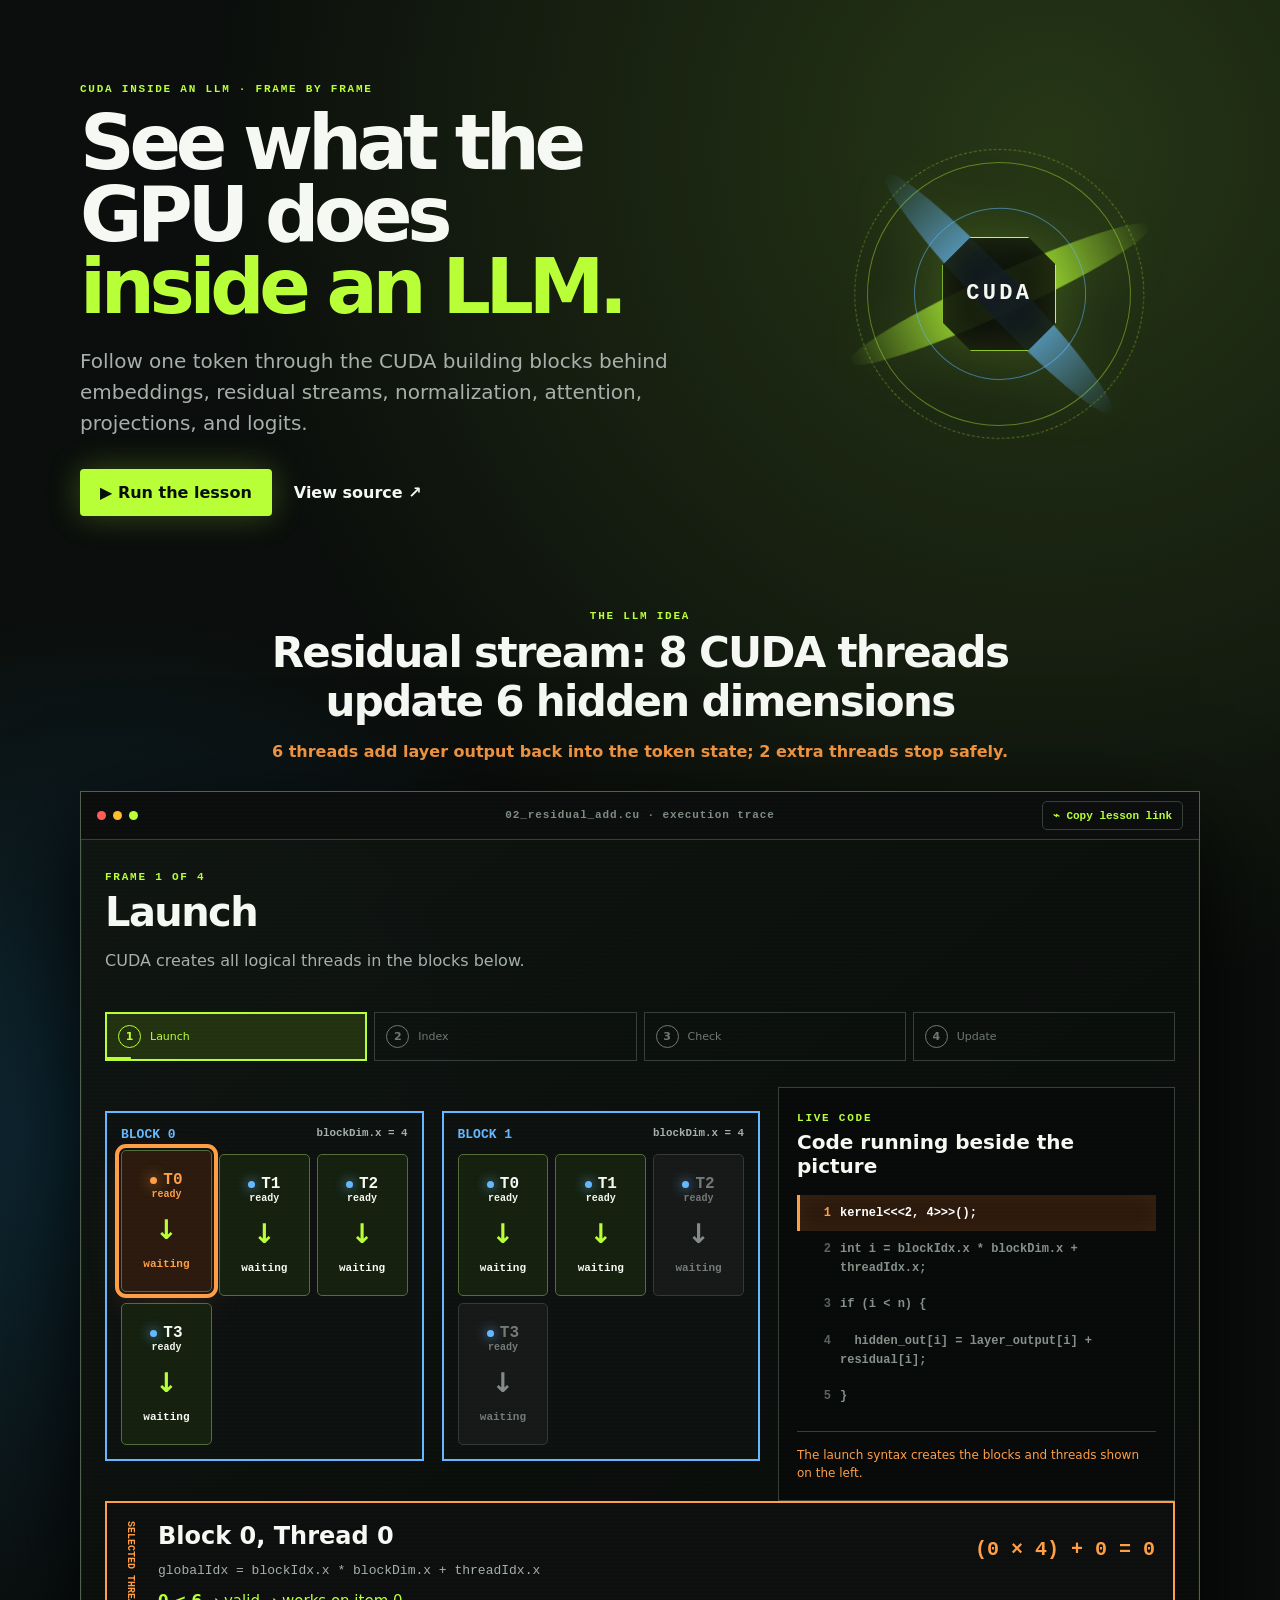
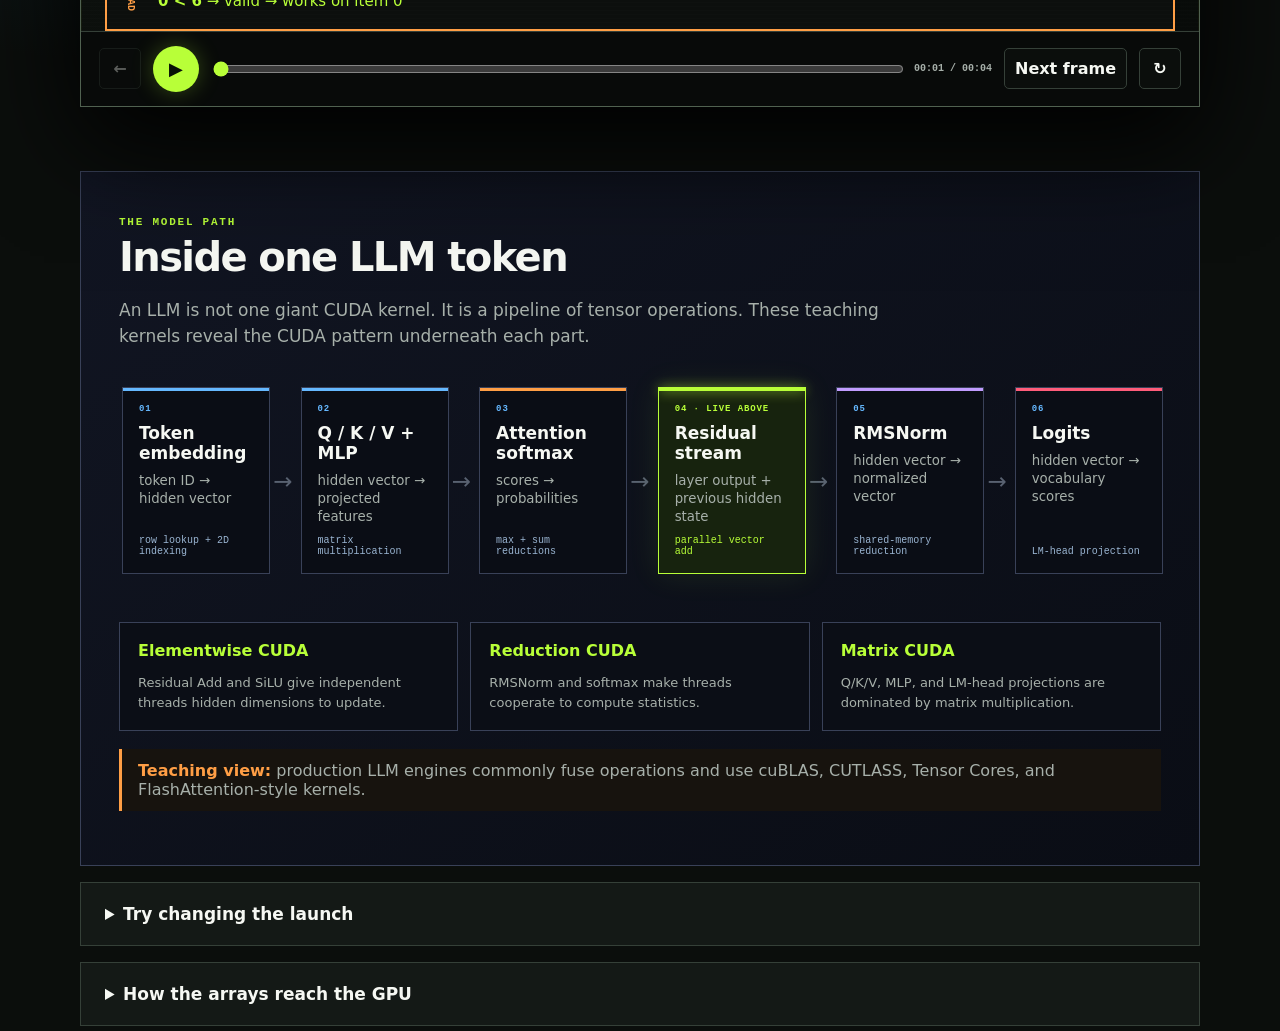
<file: index.html>
<!doctype html>
<html lang="en">
<head>
  <meta charset="utf-8">
  <meta name="viewport" content="width=device-width, initial-scale=1">
  <meta http-equiv="refresh" content="0; url=visualizer/">
  <meta name="description" content="Interactive CPU-only CUDA execution visualizer.">
  <title>CUDA Execution Visualizer</title>
  <link rel="canonical" href="visualizer/">
</head>
<body>
  <p>Opening the <a href="visualizer/">CUDA Execution Visualizer</a>…</p>
</body>
</html>
</file>
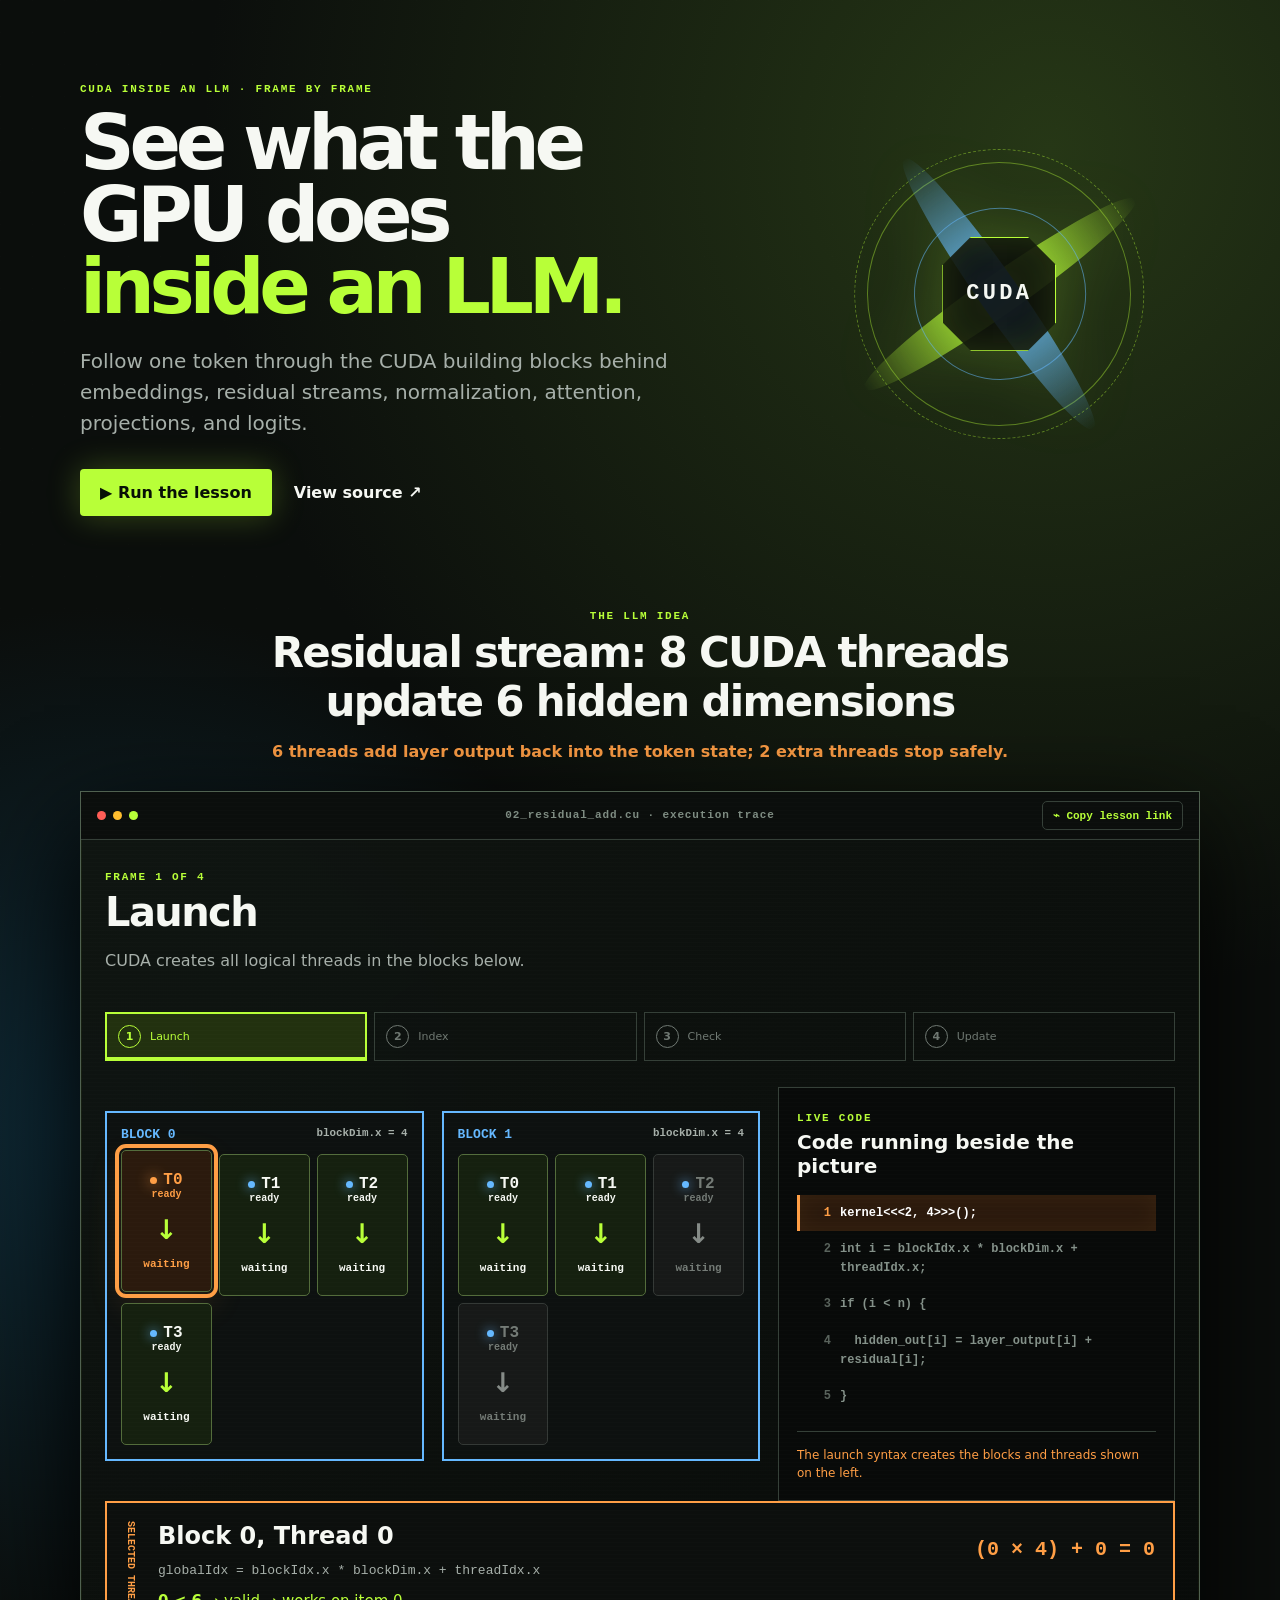
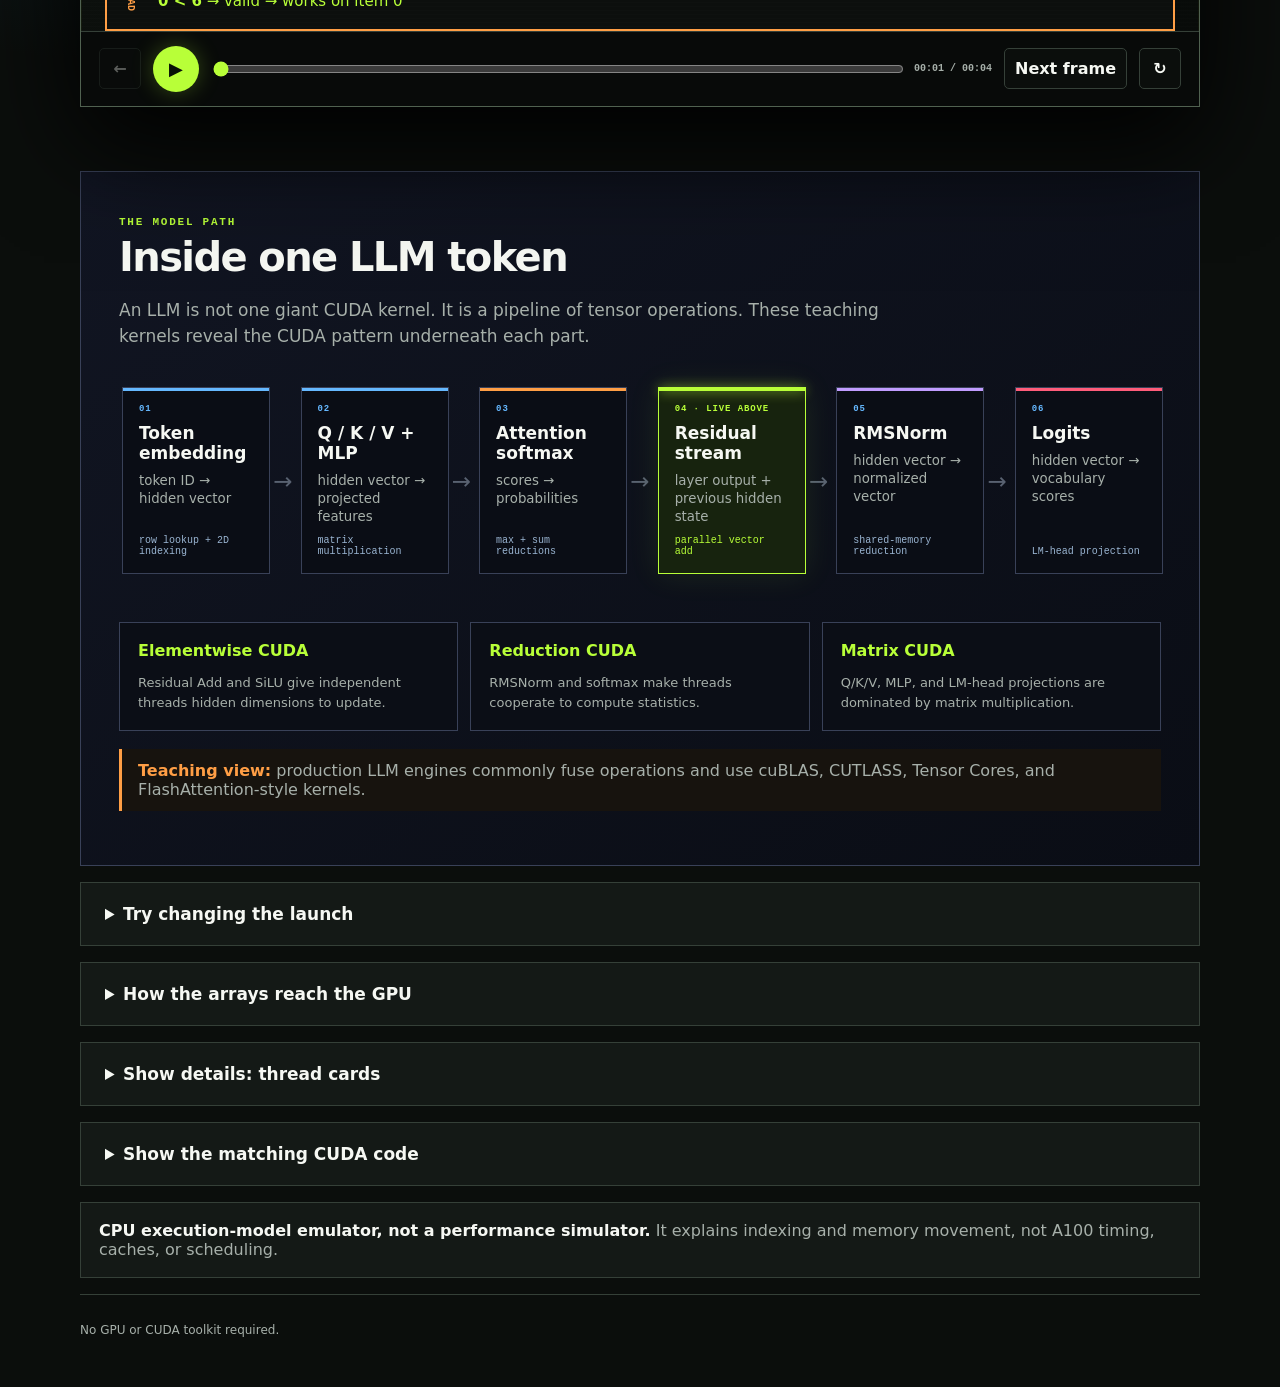
<file: visualizer/index.html>
<!doctype html>
<html lang="en">
<head>
  <meta charset="utf-8">
  <meta name="viewport" content="width=device-width, initial-scale=1">
  <meta name="description" content="A CPU-only visual guide to CUDA indexing and bounds checks.">
  <title>CUDA Thread Visualizer</title>
  <link rel="stylesheet" href="styles.css">
</head>
<body>
  <header class="hero compact-hero">
    <div class="hero-orbit" aria-hidden="true"><i></i><i></i><i></i><span>CUDA</span></div>
    <div class="hero-copy">
      <p class="eyebrow">CUDA INSIDE AN LLM · FRAME BY FRAME</p>
      <h1>See what the GPU does<br><span>inside an LLM.</span></h1>
      <p>Follow one token through the CUDA building blocks behind embeddings, residual streams, normalization, attention, projections, and logits.</p>
      <div class="hero-actions"><a href="#story-canvas" class="hero-button">▶ Run the lesson</a><a href="https://github.com/barvhaim/cuda-kernels-a100-beginners" class="ghost-link">View source ↗</a></div>
    </div>
  </header>

  <main>
    <section id="story-canvas" class="story-canvas" aria-labelledby="step-title">
      <div class="lesson-summary">
        <span class="step-label">THE LLM IDEA</span>
        <h2 id="launch-summary">Residual stream: 8 CUDA threads update 6 hidden dimensions</h2>
        <p id="launch-consequence">Each valid thread adds one layer output value back into the token's hidden state.</p>
      </div>

      <div class="cinema-stage">
        <div class="cinema-bar">
          <div class="window-dots"><i></i><i></i><i></i></div>
          <span>bounds_check.cu · execution trace</span>
          <div class="cinema-actions"><button id="copy-lesson-link" type="button">⌁ Copy lesson link</button></div>
        </div>
        <div class="mapping-head">
          <div><span class="step-label" id="step-number">FRAME 1 OF 4</span><h2 id="step-title">Launch the threads</h2><p id="step-explanation" aria-live="polite"></p></div>
        </div>
        <ol class="pipeline four-steps" id="pipeline" aria-label="Four indexing frames"></ol>

        <div class="lesson-columns">
        <div id="mapping-view" class="mapping-view" aria-label="Thread to array mapping"></div>
        <aside class="inline-code-panel" aria-labelledby="inline-code-title">
          <div class="code-panel-head"><span class="step-label">LIVE CODE</span><h3 id="inline-code-title">Code running beside the picture</h3></div>
          <div id="inline-code" class="inline-code" aria-live="polite"></div>
          <p id="code-explanation" class="code-explanation"></p>
        </aside>
        </div>

        <div class="selected-calculation">
          <span>SELECTED THREAD</span>
          <div id="selected-plain"></div>
          <code>globalIdx = blockIdx.x * blockDim.x + threadIdx.x</code>
          <strong id="formula-example"></strong>
          <p id="bounds-result"></p>
        </div>

        <div class="timeline-deck">
          <button id="previous-step" type="button" aria-label="Previous frame">←</button>
          <button id="play-timeline" class="play-button" type="button" aria-label="Play timeline">▶</button>
          <input id="frame-scrubber" type="range" min="0" max="3" value="0" step="1" aria-label="Execution frame">
          <span id="timeline-time">00:00 / 00:04</span>
          <button id="play-step" type="button">Next frame</button>
          <button id="reset-step" type="button">↻</button>
        </div>
      </div>
    </section>

    <section id="llm-kernel-map" class="llm-kernel-map" aria-labelledby="llm-map-title">
      <div class="llm-map-intro">
        <span class="step-label">THE MODEL PATH</span>
        <h2 id="llm-map-title">Inside one LLM token</h2>
        <p>An LLM is not one giant CUDA kernel. It is a pipeline of tensor operations. These teaching kernels reveal the CUDA pattern underneath each part.</p>
      </div>
      <div class="token-flow" aria-label="LLM CUDA kernel pipeline">
        <a class="llm-node embedding" href="../llm_examples/01_token_embedding.cu"><span>01</span><b>Token embedding</b><small>token ID → hidden vector</small><code>row lookup + 2D indexing</code></a>
        <i>→</i>
        <a class="llm-node projection" href="../llm_examples/07_linear_projection.cu"><span>02</span><b>Q / K / V + MLP</b><small>hidden vector → projected features</small><code>matrix multiplication</code></a>
        <i>→</i>
        <a class="llm-node attention" href="../llm_examples/06_attention_softmax.cu"><span>03</span><b>Attention softmax</b><small>scores → probabilities</small><code>max + sum reductions</code></a>
        <i>→</i>
        <a class="llm-node residual active" href="../llm_examples/02_residual_add.cu"><span>04 · LIVE ABOVE</span><b>Residual stream</b><small>layer output + previous hidden state</small><code>parallel vector add</code></a>
        <i>→</i>
        <a class="llm-node norm" href="../llm_examples/04_rmsnorm.cu"><span>05</span><b>RMSNorm</b><small>hidden vector → normalized vector</small><code>shared-memory reduction</code></a>
        <i>→</i>
        <a class="llm-node logits" href="../llm_examples/07_linear_projection.cu"><span>06</span><b>Logits</b><small>hidden vector → vocabulary scores</small><code>LM-head projection</code></a>
      </div>
      <div class="llm-patterns">
        <article><b>Elementwise CUDA</b><p>Residual Add and SiLU give independent threads hidden dimensions to update.</p></article>
        <article><b>Reduction CUDA</b><p>RMSNorm and softmax make threads cooperate to compute statistics.</p></article>
        <article><b>Matrix CUDA</b><p>Q/K/V, MLP, and LM-head projections are dominated by matrix multiplication.</p></article>
      </div>
      <p class="production-note"><strong>Teaching view:</strong> production LLM engines commonly fuse operations and use cuBLAS, CUTLASS, Tensor Cores, and FlashAttention-style kernels.</p>
    </section>

    <details class="details-panel launch-details">
      <summary>Try changing the launch</summary>
      <section class="controls" aria-labelledby="controls-title">
        <div><span class="step-label">EXPERIMENT</span><h2 id="controls-title">Change one number</h2></div>
        <label>Example<select id="example"><option value="residual-add" selected>LLM · Residual stream</option><option value="vector-add">Foundation · Vector addition</option><option value="indexing">Foundation · Global indexing</option><option value="bounds">Foundation · Bounds check</option><option value="grid-stride">LLM · Activation loop</option></select></label>
        <label>Blocks <output id="blocks-value">2</output><input id="blocks" type="range" min="1" max="8" value="2"></label>
        <label>Threads / block <output id="threads-value">4</output><input id="threads" type="range" min="1" max="16" value="4"></label>
        <label>Array length <output id="data-value">6</output><input id="data-size" type="range" min="1" max="48" value="6"></label>
      </section>
    </details>

    <details class="details-panel">
      <summary>How the arrays reach the GPU</summary>
      <div class="details-body"><h2>CPU → GPU execution map</h2><div class="machine-map" id="machine-map"></div><div id="memory-view"></div></div>
    </details>

    <details class="details-panel">
      <summary>Show details: thread cards</summary>
      <div class="details-body"><div class="stats" id="stats"></div><div class="blocks" id="blocks-view"></div><aside class="inspector" id="inspector"></aside></div>
    </details>

    <details class="details-panel">
      <summary>Show the matching CUDA code</summary>
      <div class="details-body"><pre><code id="code-view"></code></pre><p id="lesson-link" class="lesson-link"></p></div>
    </details>

    <aside class="truth-note"><strong>CPU execution-model emulator, not a performance simulator.</strong> It explains indexing and memory movement, not A100 timing, caches, or scheduling.</aside>
  </main>
  <footer>No GPU or CUDA toolkit required.</footer>
  <script type="module" src="app.js"></script>
</body>
</html>
</file>
<file: visualizer/styles.css>
:root{color-scheme:dark;--bg:#0b0e0c;--panel:#151a17;--line:#354038;--ink:#f6f8f3;--muted:#a7b0aa;--green:#b8ff38;--orange:#ff9e45;--blue:#65b8ff;font-family:Inter,ui-sans-serif,system-ui,sans-serif}*{box-sizing:border-box}body{margin:0;background:var(--bg);color:var(--ink)}body:before{content:"";position:fixed;inset:0;pointer-events:none;opacity:.22;background-image:linear-gradient(#ffffff08 1px,transparent 1px),linear-gradient(90deg,#ffffff08 1px,transparent 1px);background-size:32px 32px}.hero,main,footer{width:min(1120px,calc(100% - 32px));margin:auto}.hero{padding:58px 0 34px}.compact-hero{padding:34px 0 22px}.eyebrow,.step-label{color:var(--green);font:800 11px ui-monospace,monospace;letter-spacing:.16em}.hero h1{font-size:clamp(54px,9vw,100px);line-height:.84;letter-spacing:-.07em;margin:12px 0 22px}.hero h1 span{color:var(--green)}.hero>p:last-child{color:var(--muted);font-size:20px;max-width:650px;line-height:1.5}h2{font-size:clamp(25px,4vw,40px);letter-spacing:-.04em;margin:5px 0}h3{font-size:19px;margin:30px 0 12px}section,.details-panel,.truth-note{border:1px solid var(--line);background:#151a17f2;margin:16px 0}.controls{padding:22px;display:grid;grid-template-columns:1.2fr repeat(4,1fr);gap:20px;align-items:end}.controls label{color:var(--muted);font-size:12px;font-weight:700;display:grid;gap:8px}.controls output{float:right;color:var(--green)}select,button{background:#0b0e0c;color:var(--ink);border:1px solid var(--line);border-radius:5px;padding:10px;font:inherit}input{width:100%;accent-color:var(--green)}button{cursor:pointer;font-weight:750}button:disabled{opacity:.35;cursor:not-allowed}.primary{background:var(--green);border-color:var(--green);color:#111}.story-canvas{padding:30px;border-top:4px solid var(--green)}.story-top{display:flex;justify-content:space-between;gap:28px;align-items:end}.story-top p{color:var(--muted);font-size:17px;margin:10px 0 0}.step-controls{display:flex;gap:8px;flex-wrap:wrap}.pipeline{display:grid;grid-template-columns:repeat(5,1fr);gap:7px;padding:0;margin:26px 0;list-style:none}.pipeline li{display:flex;gap:9px;align-items:center;color:#6f7872;border:1px solid var(--line);padding:11px;font-size:11px}.pipeline li b{border:1px solid currentColor;border-radius:50%;min-width:23px;height:23px;display:grid;place-items:center}.pipeline li.done{color:var(--muted);background:#17200f}.pipeline li.current{color:var(--green);border:2px solid var(--green);background:#22310f}.big-formula{display:grid;grid-template-columns:auto 1fr auto;gap:14px;align-items:center;background:var(--green);color:#0b0e0c;padding:16px 20px}.big-formula span{font-size:12px;font-weight:800}.big-formula code{font-size:clamp(14px,2vw,20px);font-weight:800}.big-formula strong{background:#0b0e0c;color:var(--orange);padding:10px;font:800 17px ui-monospace,monospace}.machine-map{display:grid;grid-template-columns:1fr .5fr 1fr .5fr 1.4fr .5fr;gap:10px;align-items:center;min-height:240px}.scene-node,.grid-picture{border:1px solid var(--line);min-height:180px;padding:18px;display:flex;flex-direction:column;align-items:center;justify-content:center;gap:12px;opacity:.25;transition:.35s}.scene-node.visible,.grid-picture.visible,.scene-node:first-child{opacity:1}.scene-node.focus,.grid-picture.focus{border:3px solid var(--green);box-shadow:0 0 28px #b8ff3820;transform:translateY(-4px)}.icon{width:62px;height:62px;display:grid;place-items:center;border:2px solid currentColor;box-shadow:7px 7px #050605;font:800 14px ui-monospace,monospace}.icon.cpu{color:var(--blue)}.icon.gpu{color:var(--green)}.scene-node small{color:var(--muted);font:700 15px ui-monospace,monospace}.arrow,.return-arrow{color:#59615c;text-align:center;font:700 10px ui-monospace,monospace}.arrow b,.return-arrow b{display:block;font-size:40px}.arrow.moving,.return-arrow.moving{color:var(--green);text-shadow:0 0 12px var(--green);animation:pulse .7s infinite alternate}.grid-picture label{color:var(--green);font:800 11px ui-monospace,monospace;letter-spacing:.18em}.block-picture{border:2px solid var(--blue);padding:13px;text-align:center}.block-picture>span{display:block;color:var(--blue);font:800 10px ui-monospace,monospace;margin-bottom:8px}.chosen-thread{border:2px solid var(--orange);color:var(--orange);padding:9px;font:800 11px ui-monospace,monospace}.chosen-thread strong{display:block;font-size:17px;margin-top:4px}.target-arrow{font-size:25px;color:#59615c}.target-arrow.moving-down{color:var(--orange);animation:down .6s infinite alternate}.target-item{border:1px dashed #646d67;color:var(--muted);padding:8px 11px;font:700 11px ui-monospace,monospace}.target-item.filled{border:2px solid var(--orange);color:var(--orange);background:#2b1a0d}.memory-story{border-top:1px solid var(--line);margin-top:28px;padding-top:2px}.hint{color:var(--orange);font-size:12px}.memory-row{margin:13px 0}.memory-row>b{display:block;color:var(--muted);font:700 11px ui-monospace,monospace;margin-bottom:7px}.device-row{border-left:3px solid var(--green);padding-left:10px}.output-row{border-left:3px solid var(--orange);padding-left:10px}.result-row{background:#1d2814;padding:10px}.memory-divider{text-align:center;color:var(--green);font:700 10px ui-monospace,monospace;margin:15px}.cells{display:grid;grid-template-columns:repeat(auto-fit,minmax(48px,1fr));gap:5px}.cell{position:relative;min-height:54px;display:grid;place-items:center;border:1px solid var(--line);background:#0d110e;font:800 14px ui-monospace,monospace}.cell:after{content:attr(data-index);position:absolute;top:3px;left:5px;color:#667069;font-size:9px}.cell.result{color:var(--green);border-color:var(--green)}.cell.thread-target{outline:3px solid var(--orange);outline-offset:1px;color:var(--orange);background:#2b1a0d;z-index:1}.details-panel summary{cursor:pointer;padding:21px 24px;font-size:17px;font-weight:800}.details-panel[open] summary{border-bottom:1px solid var(--line);color:var(--green)}.details-body{padding:24px}.details-heading{display:flex;justify-content:space-between;align-items:end}.legend{color:var(--muted);font-size:11px}.dot{display:inline-block;width:9px;height:9px;border-radius:50%;margin-left:9px}.dot.active{background:var(--green)}.dot.idle{background:#59615c}.stats{display:grid;grid-template-columns:repeat(4,1fr);gap:7px;margin:18px 0}.stat{border:1px solid var(--line);padding:12px}.stat b{display:block;color:var(--green);font:800 22px ui-monospace,monospace}.stat span{color:var(--muted);font-size:11px}.blocks{display:grid;gap:9px}.block{border:1px solid var(--line);padding:12px}.block header{color:var(--blue);font:800 11px ui-monospace,monospace;margin-bottom:8px}.threads{display:grid;grid-template-columns:repeat(auto-fit,minmax(60px,1fr));gap:5px}.thread{min-height:53px;text-align:left;background:#1a2513;border-color:#50683a}.thread small,.thread b{display:block;font-family:ui-monospace,monospace}.thread.idle{background:#181a18;color:#69706b;border-color:#333}.thread.selected{outline:2px solid var(--orange);color:var(--orange)}.inspector{border-left:3px solid var(--orange);background:#21170f;padding:14px;margin-top:12px;color:var(--muted)}pre{background:#080a09;border-left:3px solid var(--blue);padding:20px;overflow:auto;color:#cde7ff;line-height:1.7}.lesson-link,.lesson-link a{color:var(--muted)}.lesson-link a{color:var(--green)}.truth-note{padding:18px;color:var(--muted)}.truth-note strong{color:var(--ink)}
.lesson-summary{border-left:4px solid var(--green);padding:4px 0 4px 18px;margin-bottom:26px}.lesson-columns{display:grid;grid-template-columns:minmax(0,1.65fr) minmax(300px,1fr);gap:18px;align-items:start}.inline-code-panel{position:sticky;top:16px;border:1px solid var(--line);background:#080a09;min-height:100%;padding:18px}.code-panel-head h3{margin:5px 0 17px;font-size:20px}.inline-code{font:700 12px/1.55 ui-monospace,monospace}.code-line{display:grid;grid-template-columns:24px minmax(0,1fr);gap:9px;padding:9px 7px;border-left:3px solid transparent;color:#849189;transition:.2s}.code-line>span{color:#59635c;text-align:right}.code-line code{white-space:pre-wrap;overflow-wrap:anywhere}.code-line.current{border-left-color:var(--orange);background:#2b1a0d;color:#fff;box-shadow:inset 0 0 20px #ff9e4510}.code-line.current>span{color:var(--orange)}.code-explanation{border-top:1px solid var(--line);margin:16px 0 0;padding-top:14px;color:var(--orange);font-size:12px;line-height:1.5}.lesson-summary h2{font-size:clamp(25px,4vw,42px)}.lesson-summary p{color:var(--orange);font-weight:700}.mapping-head{display:flex;align-items:end;justify-content:space-between;gap:20px}.mapping-head p{color:var(--muted)}.four-steps{grid-template-columns:repeat(4,1fr)}.mapping-view{display:grid;grid-template-columns:repeat(2,1fr);gap:18px;margin:24px 0}.mapping-block{border:2px solid var(--blue);padding:14px;background:#0d1110}.mapping-block header{display:flex;justify-content:space-between;color:var(--blue);font:800 13px ui-monospace,monospace;margin-bottom:12px}.mapping-block header small{color:var(--muted)}.mapping-threads{display:grid;grid-template-columns:repeat(auto-fit,minmax(82px,1fr));gap:7px}.mapping-lane{display:grid;grid-template-rows:auto 34px auto;place-items:center;min-height:142px;padding:8px;background:#15200f;border:1px solid #536c3b}.mapping-lane.extra{background:#171918;border-color:#343936;color:#747b76}.mapping-lane.selected{outline:4px solid var(--orange);outline-offset:2px;background:#2b1a0d;color:var(--orange)}.lane-thread{font:800 16px ui-monospace,monospace}.lane-thread small{display:block;font-size:10px}.lane-arrow{font-size:27px;color:var(--green)}.extra .lane-arrow{color:#858b87}.lane-target{font:800 11px ui-monospace,monospace}.selected-calculation{display:grid;grid-template-columns:auto 1fr auto;gap:12px 22px;align-items:center;background:#0c0f0d;border:2px solid var(--orange);padding:18px}.selected-calculation>span{grid-row:1/4;color:var(--orange);font:800 10px ui-monospace,monospace;writing-mode:vertical-rl}.selected-calculation div{font-size:24px;font-weight:800}.selected-calculation code{color:var(--muted)}.selected-calculation strong{grid-column:3;grid-row:1/3;color:var(--orange);font:800 20px ui-monospace,monospace}.selected-calculation p{margin:0;color:var(--green);font-size:15px}.launch-details .controls{margin:0;border:0}.compact-hero h1{font-size:clamp(42px,7vw,76px);line-height:.95}.compact-hero>p:last-child{max-width:830px}
/* CUDA · frame by frame */
body{background:radial-gradient(circle at 82% 5%,#263716 0,transparent 28%),radial-gradient(circle at 8% 38%,#0e2a37 0,transparent 24%),var(--bg);overflow-x:hidden}
.hero.compact-hero{min-height:540px;display:grid;grid-template-columns:1.25fr .75fr;align-items:center;gap:50px;padding:72px 0;position:relative}.hero-copy{grid-column:1}.hero-copy>p:not(.eyebrow){color:var(--muted);font-size:20px;max-width:680px;line-height:1.55}.hero-actions{display:flex;align-items:center;gap:22px;margin-top:30px}.hero-button,.ghost-link{font-weight:800;text-decoration:none}.hero-button{color:#071006;background:var(--green);padding:14px 20px;border-radius:4px;box-shadow:0 0 32px #b8ff3840}.ghost-link{color:var(--ink)}.hero-orbit{grid-column:2;grid-row:1;position:relative;width:min(330px,34vw);aspect-ratio:1;margin:auto;display:grid;place-items:center;filter:drop-shadow(0 0 28px #b8ff3835)}.hero-orbit:before,.hero-orbit:after,.hero-orbit i{content:"";position:absolute;border:1px solid #b8ff3866;border-radius:50%;inset:10%;transform:rotate(55deg)}.hero-orbit:after{inset:24%;border-color:#65b8ff88;transform:rotate(-35deg)}.hero-orbit i:nth-child(1){inset:0 44%;border:0;background:linear-gradient(transparent,var(--green),transparent);animation:orbit-spin 4s linear infinite}.hero-orbit i:nth-child(2){inset:44% 0;border:0;background:linear-gradient(90deg,transparent,var(--blue),transparent);animation:orbit-spin 5s linear reverse infinite}.hero-orbit i:nth-child(3){inset:6%;border-style:dashed;animation:orbit-spin 18s linear infinite}.hero-orbit span{width:114px;height:114px;border:1px solid var(--green);background:#0b0e0ce8;display:grid;place-items:center;font:900 22px ui-monospace,monospace;letter-spacing:.15em;box-shadow:inset 0 0 35px #b8ff3825,0 0 35px #b8ff3825;clip-path:polygon(25% 0,75% 0,100% 25%,100% 75%,75% 100%,25% 100%,0 75%,0 25%)}
.story-canvas{background:transparent;border:0;padding:0}.lesson-summary{max-width:780px;margin:0 auto 30px;text-align:center;border:0;padding:0}.cinema-stage{border:1px solid #506150;background:linear-gradient(145deg,#101511f5,#080b09f7);box-shadow:0 35px 100px #000,0 0 0 1px #b8ff380c inset;position:relative;overflow:hidden}.cinema-stage:after{content:"";position:absolute;inset:0;pointer-events:none;background:repeating-linear-gradient(0deg,transparent 0 3px,#ffffff05 4px);mix-blend-mode:screen}.cinema-bar{min-height:48px;border-bottom:1px solid var(--line);background:#0b0e0c;display:grid;grid-template-columns:1fr auto 1fr;align-items:center;padding:0 16px;color:#7e8c82;font:700 11px ui-monospace,monospace;letter-spacing:.08em}.window-dots{display:flex;gap:7px}.window-dots i{width:9px;height:9px;border-radius:50%;background:#ff5d56}.window-dots i:nth-child(2){background:#ffbd2e}.window-dots i:nth-child(3){background:var(--green)}.cinema-actions{justify-self:end}.cinema-actions button{font-size:11px;padding:7px 10px;color:var(--green)}.cinema-stage>.mapping-head,.cinema-stage>.pipeline,.cinema-stage>.lesson-columns,.cinema-stage>.selected-calculation{margin-left:24px;margin-right:24px}.cinema-stage>.mapping-head{margin-top:25px}.pipeline li{cursor:pointer;position:relative;overflow:hidden}.pipeline li.current:after{content:"";position:absolute;left:0;bottom:0;height:2px;width:100%;background:var(--green);animation:frame-progress 1.25s linear}.mapping-lane{position:relative;overflow:hidden;transition:transform .35s,opacity .35s,background .35s,box-shadow .35s}.mapping-lane .thread-spark{display:inline-block;width:7px;height:7px;border-radius:50%;background:var(--blue);margin-right:6px;box-shadow:0 0 12px var(--blue)}.mapping-lane.indexed .lane-thread{color:var(--blue)}.mapping-lane.accepted{box-shadow:inset 0 -5px 18px #b8ff3815}.mapping-lane.committed{background:#203a12;border-color:var(--green);box-shadow:0 0 18px #b8ff381b}.mapping-lane.committed .lane-target{color:var(--green);text-shadow:0 0 8px #b8ff3870}.mapping-lane.rejected{opacity:.42;filter:saturate(.25)}.mapping-lane.rejected .lane-arrow{color:#ff5d56}.mapping-lane.selected{opacity:1;filter:none;transform:translateY(-4px);box-shadow:0 12px 35px #ff9e4524}.mapping-lane.selected .thread-spark{background:var(--orange);box-shadow:0 0 14px var(--orange)}body[data-frame="1"] .lane-arrow{animation:down .6s infinite alternate}body[data-frame="2"] .mapping-lane.accepted .lane-arrow,body[data-frame="3"] .mapping-lane.committed .lane-arrow{animation:down .45s infinite alternate}.timeline-deck{position:relative;z-index:2;display:grid;grid-template-columns:auto auto 1fr auto auto auto;gap:12px;align-items:center;border-top:1px solid var(--line);padding:14px 18px;background:#080a09}.timeline-deck button{min-width:42px}.timeline-deck .play-button{width:46px;height:46px;border-radius:50%;padding:0;background:var(--green);color:#071006;border:0;box-shadow:0 0 22px #b8ff3840;font-size:18px}.timeline-deck input{accent-color:var(--green)}.timeline-deck span{font:700 10px ui-monospace,monospace;color:var(--muted)}
@keyframes orbit-spin{to{transform:rotate(415deg)}}@keyframes frame-progress{from{transform:translateX(-100%)}to{transform:translateX(0)}}
@media(prefers-reduced-motion:reduce){*,*:before,*:after{animation:none!important;transition:none!important}}
@media(max-width:900px){.hero.compact-hero{grid-template-columns:1fr;min-height:auto;padding:48px 0}.hero-orbit{display:none}.hero-copy{grid-column:1}.cinema-bar{grid-template-columns:auto 1fr}.cinema-bar>span{display:none}.timeline-deck{grid-template-columns:auto auto 1fr auto}.timeline-deck #play-step,.timeline-deck #reset-step{display:none}}
@media(max-width:560px){.hero-actions{align-items:flex-start;flex-direction:column}.cinema-stage>.mapping-head,.cinema-stage>.pipeline,.cinema-stage>.lesson-columns,.cinema-stage>.selected-calculation{margin-left:12px;margin-right:12px}.timeline-deck{gap:7px;padding:10px}.timeline-deck span{display:none}}

/* LLM kernel path */
.llm-kernel-map{padding:38px;margin-top:64px;background:linear-gradient(145deg,#111522,#0a0d15);border-color:#394158;overflow:hidden}.llm-map-intro{max-width:760px}.llm-map-intro p{color:var(--muted);font-size:17px;line-height:1.55}.token-flow{display:grid;grid-template-columns:minmax(0,1fr) auto minmax(0,1fr) auto minmax(0,1fr) auto minmax(0,1fr) auto minmax(0,1fr) auto minmax(0,1fr);align-items:stretch;gap:8px;margin:30px 0;padding:8px 3px 18px}.token-flow>i{display:grid;place-items:center;color:#596271;font-style:normal;font-size:23px}.llm-node{min-width:148px;min-height:174px;padding:16px;border:1px solid #394158;background:#0a0d15;color:var(--ink);text-decoration:none;display:flex;flex-direction:column;gap:9px;position:relative;transition:.25s}.llm-node:before{content:"";height:3px;position:absolute;left:0;right:0;top:0;background:var(--blue)}.llm-node span{color:var(--blue);font:800 9px ui-monospace,monospace;letter-spacing:.1em}.llm-node b{font-size:17px}.llm-node small{color:var(--muted);line-height:1.35}.llm-node code{margin-top:auto;color:#9ab5d2;font-size:10px}.llm-node:hover{transform:translateY(-6px);border-color:var(--blue);box-shadow:0 16px 30px #0008}.llm-node.active{border-color:var(--green);background:#17230e;box-shadow:0 0 30px #b8ff3818}.llm-node.active:before{background:var(--green);box-shadow:0 0 12px var(--green)}.llm-node.active span,.llm-node.active code{color:var(--green)}.llm-node.attention:before{background:var(--orange)}.llm-node.norm:before{background:#c19cff}.llm-node.logits:before{background:#ff5c7a}.llm-patterns{display:grid;grid-template-columns:repeat(3,1fr);gap:12px}.llm-patterns article{border:1px solid #394158;padding:18px;background:#0b0e16}.llm-patterns b{color:var(--green)}.llm-patterns p{color:var(--muted);font-size:13px;line-height:1.5;margin-bottom:0}.production-note{border-left:3px solid var(--orange);padding:12px 16px;margin-top:18px;color:var(--muted);background:#17130e}.production-note strong{color:var(--orange)}
@media(max-width:760px){.llm-kernel-map{padding:22px}.llm-patterns{grid-template-columns:1fr}.token-flow{grid-template-columns:repeat(11,max-content);overflow-x:auto}.token-flow>i{min-width:20px}}

footer{border-top:1px solid var(--line);padding:28px 0 48px;color:var(--muted);font-size:12px}@keyframes pulse{to{transform:scale(1.08)}}@keyframes down{to{transform:translateY(6px)}}@media(max-width:900px){.controls{grid-template-columns:1fr 1fr}.controls>div{grid-column:1/-1}.lesson-columns{grid-template-columns:1fr}.inline-code-panel{position:static}.machine-map{grid-template-columns:1fr}.arrow b{transform:rotate(90deg)}.return-arrow b{transform:rotate(-90deg)}.pipeline{grid-template-columns:1fr}.big-formula{grid-template-columns:1fr}.story-top{align-items:flex-start;flex-direction:column}.stats{grid-template-columns:1fr 1fr}}@media(max-width:560px){.hero{padding-top:38px}.controls{grid-template-columns:1fr}.story-canvas{padding:18px}.step-controls{width:100%}.step-controls button{flex:1}.details-heading{align-items:flex-start;flex-direction:column}.cells{grid-template-columns:repeat(4,1fr)}}
</file>
